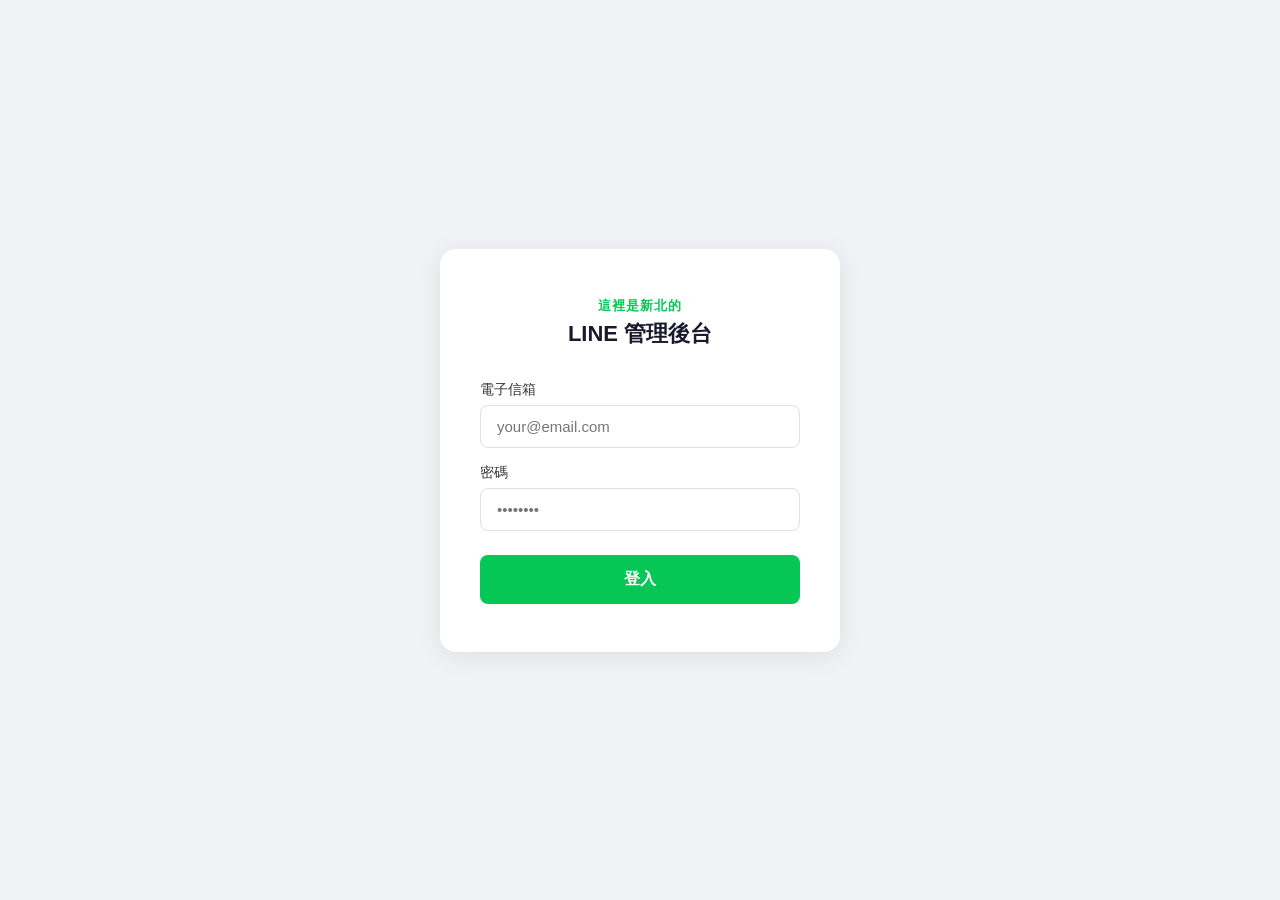
<file: index.html>
<!DOCTYPE html>
<html lang="zh-TW">
<head>
  <meta charset="UTF-8">
  <meta name="viewport" content="width=device-width, initial-scale=1.0">
  <title>新北 LINE 管理後台</title>
  <link rel="stylesheet" href="css/style.css">
  <link rel="icon" href="data:,">
</head>
<body>

<div class="toast" id="toast"></div>

<div id="global-loading" style="display:none;position:fixed;inset:0;background:rgba(0,0,0,0.3);z-index:9998;align-items:center;justify-content:center">
  <div style="background:white;border-radius:16px;padding:32px 40px;display:flex;flex-direction:column;align-items:center;gap:16px;box-shadow:0 8px 32px rgba(0,0,0,0.15)">
    <div style="width:40px;height:40px;border:4px solid #e0e0e0;border-top-color:#06C755;border-radius:50%;animation:spin 0.8s linear infinite"></div>
    <div style="color:#444;font-size:14px;font-weight:500">處理中，請稍候...</div>
  </div>
</div>

<!-- 登入頁 -->
<div id="loginPage">
  <div class="login-box">
    <div class="logo">
      <p>這裡是新北的</p>
      <h1>LINE 管理後台</h1>
    </div>
    <div class="form-group">
      <label>電子信箱</label>
      <input type="email" id="inputEmail" placeholder="your@email.com" onkeydown="if(event.key==='Enter') login()">
    </div>
    <div class="form-group">
      <label>密碼</label>
      <input type="password" id="inputPassword" placeholder="••••••••" onkeydown="if(event.key==='Enter') login()">
    </div>
    <button class="btn-login" id="btnLogin" onclick="login()">登入</button>
    <div class="error-msg" id="errorMsg"></div>
  </div>
</div>

<!-- 主介面 -->
<div id="mainPage" style="display:none">
  <div class="sidebar">
    <div class="sidebar-logo">
      <p style="color:#06C755;font-size:11px;font-weight:600;letter-spacing:1px;margin-bottom:4px">新北的</p>
      <h2>LINE 管理後台</h2>
      <p class="email" id="sidebarEmail"></p>
    </div>
    <div class="sidebar-menu" id="sidebarMenu"></div>
    <div class="sidebar-footer">
      <button class="btn-logout" onclick="logout()">登出</button>
    </div>
  </div>
  <div class="main-content" id="mainContent">
    <div class="loading">載入中...</div>
  </div>
</div>

<div id="global-modal"></div>

<script src="js/config.js"></script>
<script src="js/utils.js"></script>
<script src="js/utils/dom.js"></script>
<script src="js/api.js"></script>
<script src="js/pages/dashboard.js"></script>
<script src="js/pages/audience.js"></script>
<script src="js/pages/richmenu.js"></script>
<script src="js/pages/broadcast.js"></script>
<script src="js/pages/coupon.js"></script>
<script src="js/pages/userOverview.js"></script>  
<script src="js/pages/tagmanage.js"></script>
<script src="js/router.js"></script>
<script src="js/auth.js"></script>
</body>
</html>
</file>
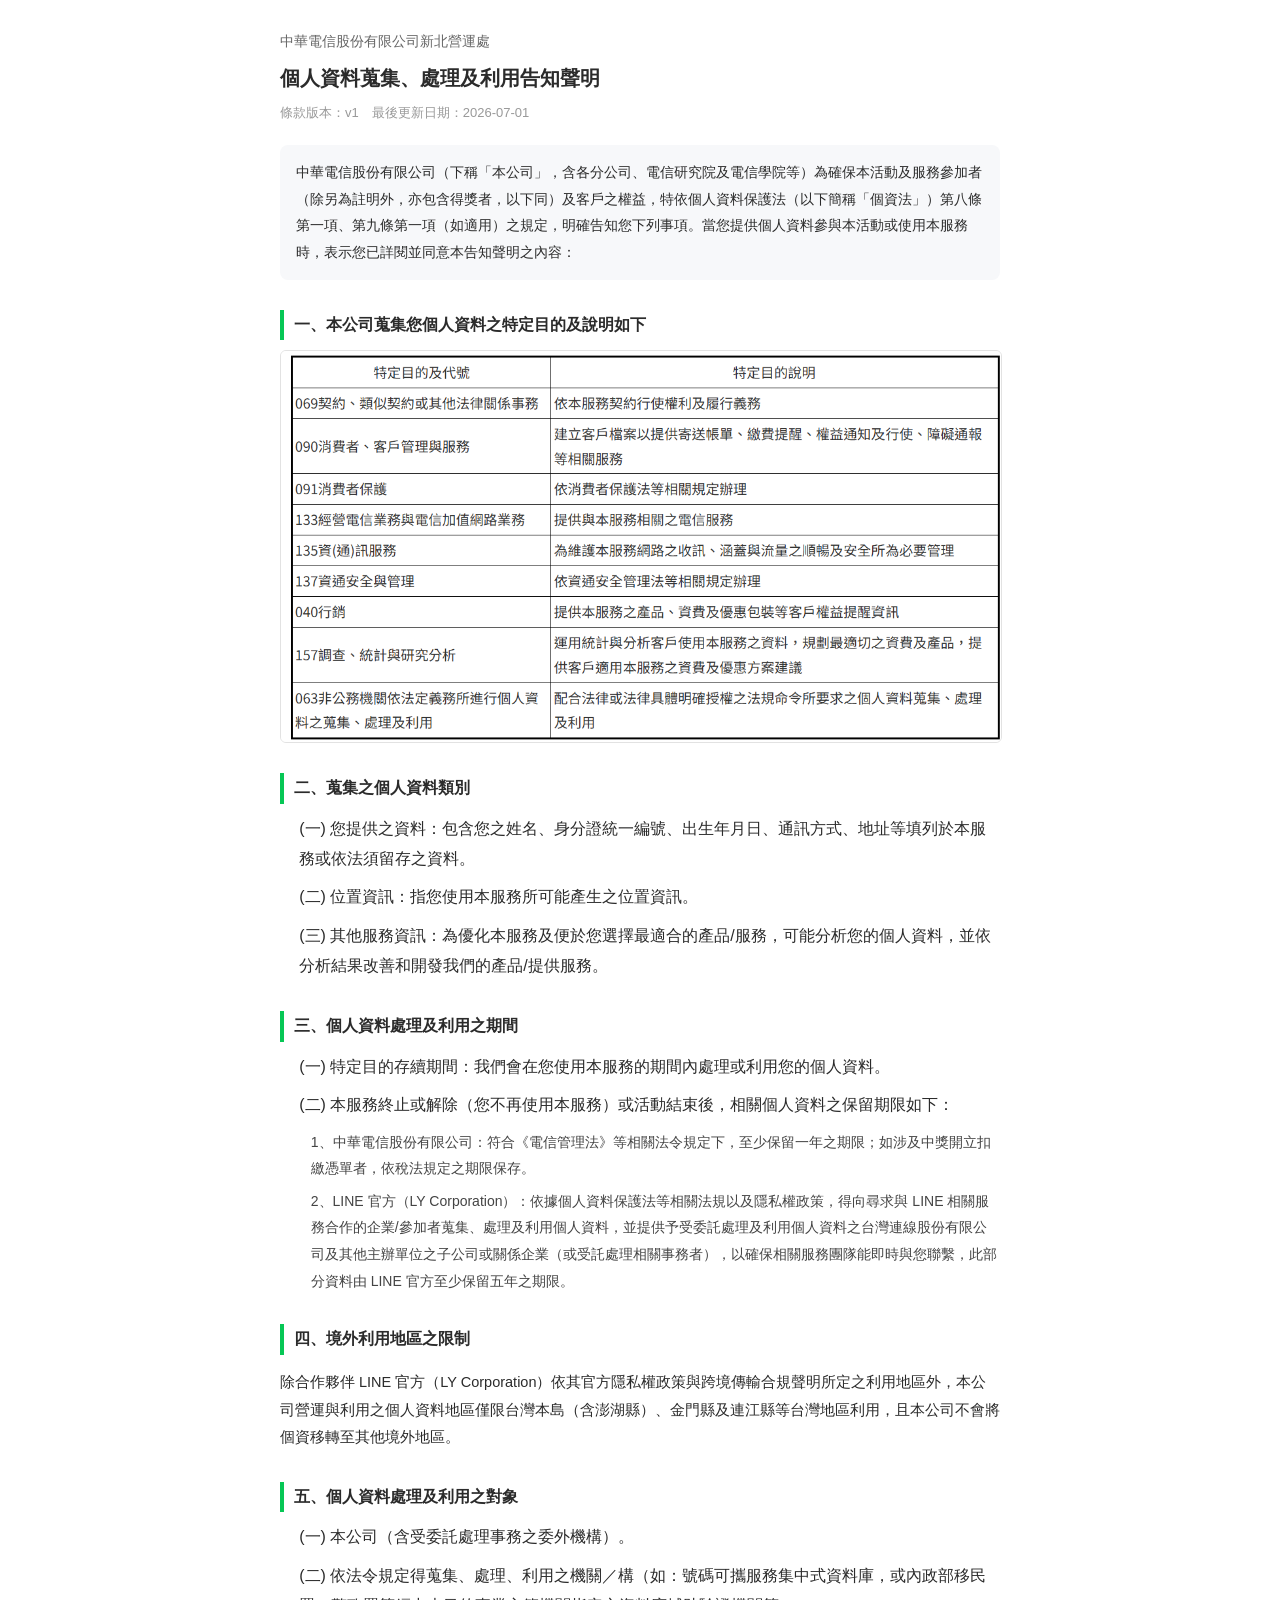
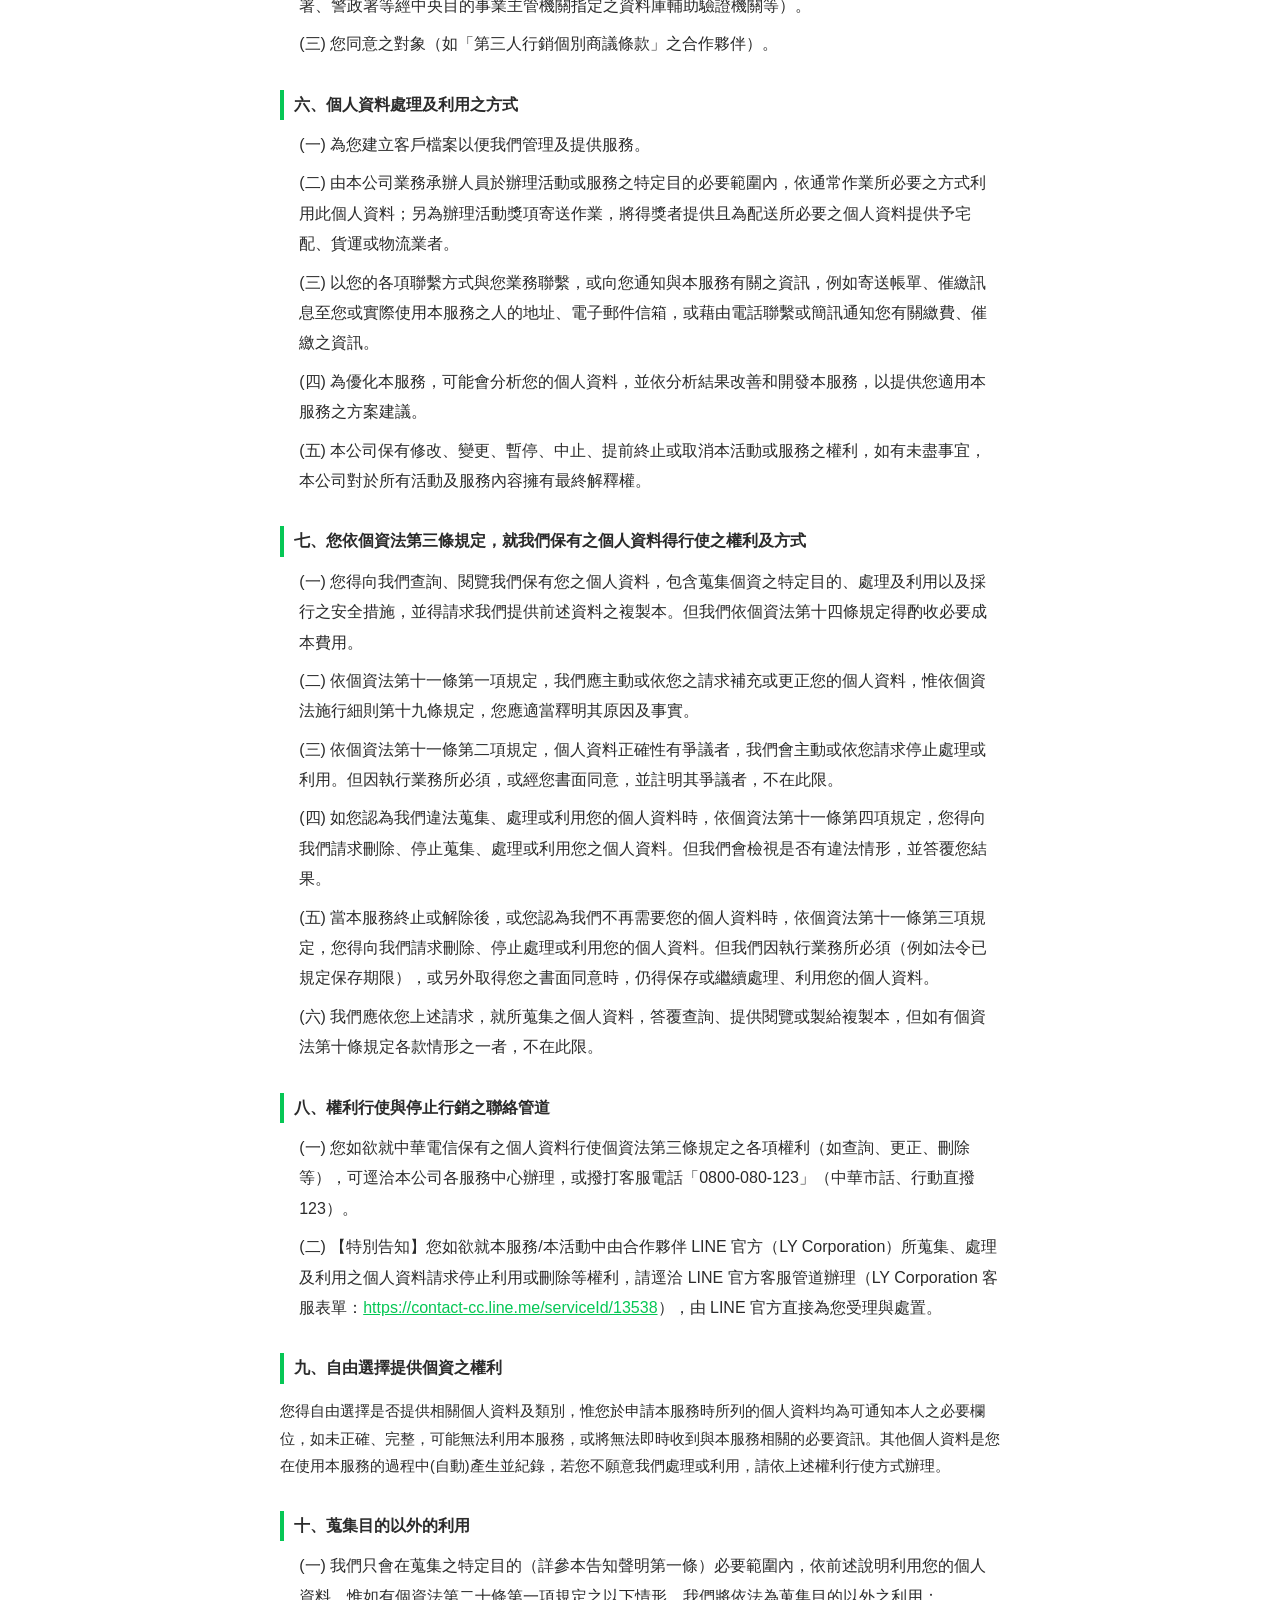
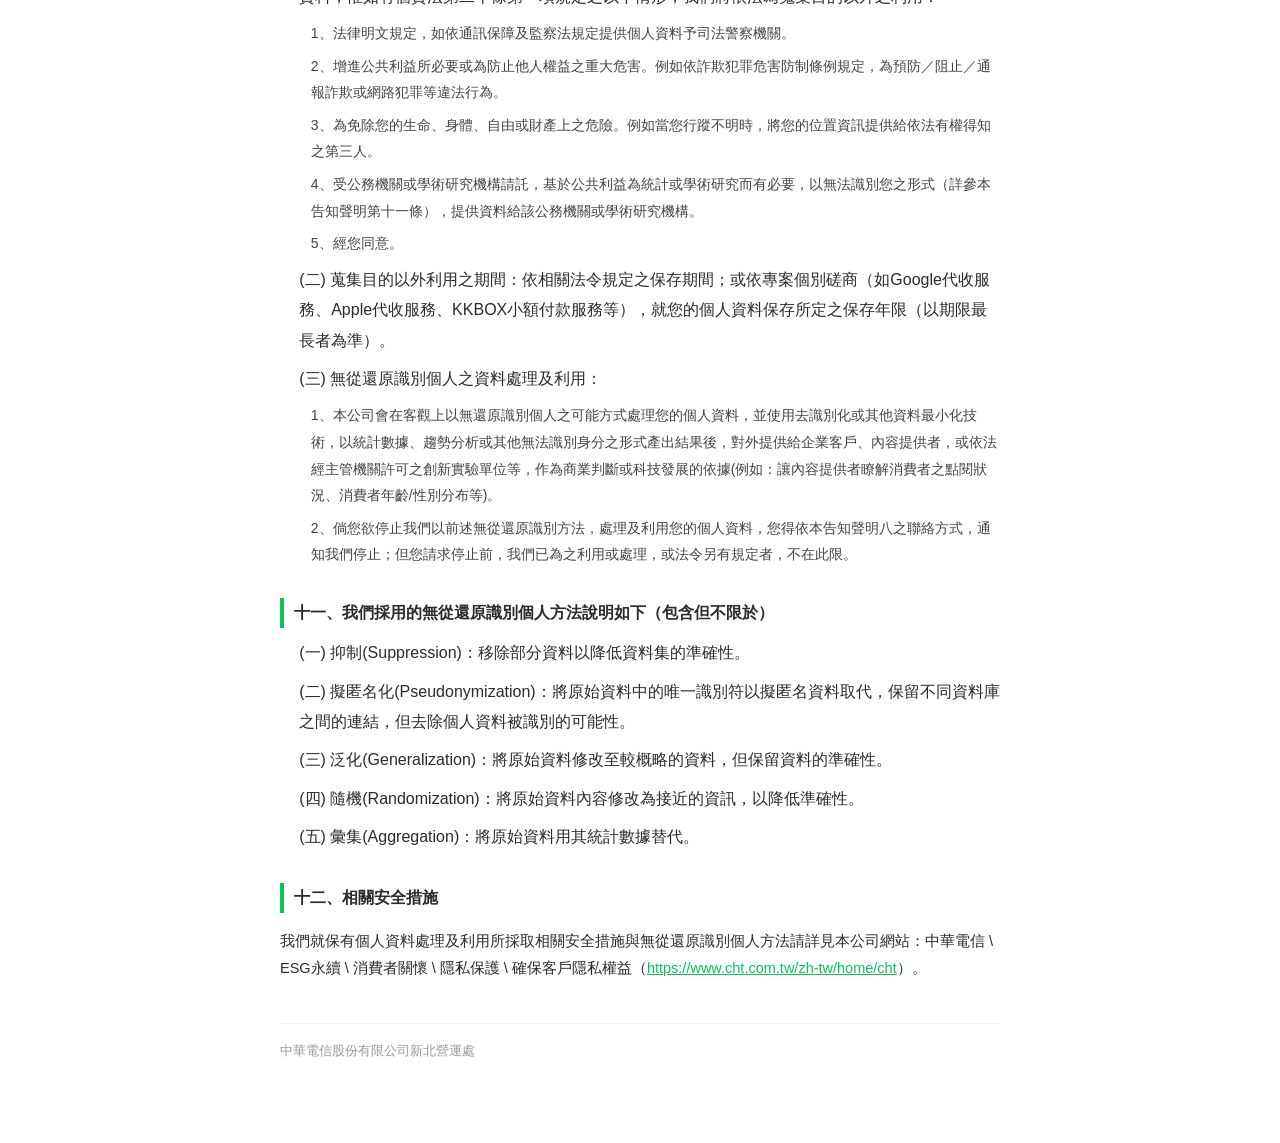
<file: privacy.html>
<!DOCTYPE html>
<html lang="zh-Hant">
<head>
<meta charset="UTF-8">
<meta name="viewport" content="width=device-width, initial-scale=1.0">
<title>個人資料蒐集、處理及利用告知聲明</title>
<style>
  body {
    font-family: -apple-system, BlinkMacSystemFont, "Segoe UI", "PingFang TC", "Microsoft JhengHei", sans-serif;
    max-width: 720px;
    margin: 0 auto;
    padding: 28px 20px 80px;
    line-height: 1.9;
    color: #2b2b2b;
    background: #fff;
  }
  .org {
    font-size: 14px;
    color: #666;
    margin-bottom: 4px;
  }
  h1 {
    font-size: 20px;
    margin: 0 0 4px;
  }
  .updated {
    color: #999;
    font-size: 13px;
    margin-bottom: 20px;
  }
  .intro {
    font-size: 14px;
    background: #f7f8fa;
    border-radius: 8px;
    padding: 14px 16px;
    margin-bottom: 28px;
  }
  h2 {
    font-size: 16px;
    margin-top: 30px;
    margin-bottom: 10px;
    border-left: 4px solid #06C755;
    padding-left: 10px;
  }
  p, li {
    font-size: 14.5px;
  }
  .sub {
    margin: 8px 0 8px 1.2em;
  }
  .sub-item {
    margin: 6px 0 6px 2.2em;
    font-size: 14px;
    color: #444;
  }
  .purpose-table {
    width: 100%;
    max-width: 100%;
    height: auto;
    border: 1px solid #e2e2e2;
    border-radius: 6px;
    margin: 10px 0 16px;
    display: block;
  }
  a {
    color: #06C755;
    word-break: break-all;
  }
  .footer-note {
    margin-top: 40px;
    padding-top: 16px;
    border-top: 1px solid #eee;
    font-size: 12.5px;
    color: #999;
  }
</style>
</head>
<body>

  <div class="org">中華電信股份有限公司新北營運處</div>
  <h1>個人資料蒐集、處理及利用告知聲明</h1>
  <div class="updated">條款版本：v1　最後更新日期：2026-07-01</div>

  <div class="intro">
    中華電信股份有限公司（下稱「本公司」，含各分公司、電信研究院及電信學院等）為確保本活動及服務參加者（除另為註明外，亦包含得獎者，以下同）及客戶之權益，特依個人資料保護法（以下簡稱「個資法」）第八條第一項、第九條第一項（如適用）之規定，明確告知您下列事項。當您提供個人資料參與本活動或使用本服務時，表示您已詳閱並同意本告知聲明之內容：
  </div>

  <h2>一、本公司蒐集您個人資料之特定目的及說明如下</h2>
  <img class="purpose-table" src="consent-purpose-table.png" alt="蒐集個人資料特定目的說明表">

  <h2>二、蒐集之個人資料類別</h2>
  <div class="sub">(一) 您提供之資料：包含您之姓名、身分證統一編號、出生年月日、通訊方式、地址等填列於本服務或依法須留存之資料。</div>
  <div class="sub">(二) 位置資訊：指您使用本服務所可能產生之位置資訊。</div>
  <div class="sub">(三) 其他服務資訊：為優化本服務及便於您選擇最適合的產品/服務，可能分析您的個人資料，並依分析結果改善和開發我們的產品/提供服務。</div>

  <h2>三、個人資料處理及利用之期間</h2>
  <div class="sub">(一) 特定目的存續期間：我們會在您使用本服務的期間內處理或利用您的個人資料。</div>
  <div class="sub">(二) 本服務終止或解除（您不再使用本服務）或活動結束後，相關個人資料之保留期限如下：</div>
  <div class="sub-item">1、中華電信股份有限公司：符合《電信管理法》等相關法令規定下，至少保留一年之期限；如涉及中獎開立扣繳憑單者，依稅法規定之期限保存。</div>
  <div class="sub-item">2、LINE 官方（LY Corporation）：依據個人資料保護法等相關法規以及隱私權政策，得向尋求與 LINE 相關服務合作的企業/參加者蒐集、處理及利用個人資料，並提供予受委託處理及利用個人資料之台灣連線股份有限公司及其他主辦單位之子公司或關係企業（或受託處理相關事務者），以確保相關服務團隊能即時與您聯繫，此部分資料由 LINE 官方至少保留五年之期限。</div>

  <h2>四、境外利用地區之限制</h2>
  <p>除合作夥伴 LINE 官方（LY Corporation）依其官方隱私權政策與跨境傳輸合規聲明所定之利用地區外，本公司營運與利用之個人資料地區僅限台灣本島（含澎湖縣）、金門縣及連江縣等台灣地區利用，且本公司不會將個資移轉至其他境外地區。</p>

  <h2>五、個人資料處理及利用之對象</h2>
  <div class="sub">(一) 本公司（含受委託處理事務之委外機構）。</div>
  <div class="sub">(二) 依法令規定得蒐集、處理、利用之機關／構（如：號碼可攜服務集中式資料庫，或內政部移民署、警政署等經中央目的事業主管機關指定之資料庫輔助驗證機關等）。</div>
  <div class="sub">(三) 您同意之對象（如「第三人行銷個別商議條款」之合作夥伴）。</div>

  <h2>六、個人資料處理及利用之方式</h2>
  <div class="sub">(一) 為您建立客戶檔案以便我們管理及提供服務。</div>
  <div class="sub">(二) 由本公司業務承辦人員於辦理活動或服務之特定目的必要範圍內，依通常作業所必要之方式利用此個人資料；另為辦理活動獎項寄送作業，將得獎者提供且為配送所必要之個人資料提供予宅配、貨運或物流業者。</div>
  <div class="sub">(三) 以您的各項聯繫方式與您業務聯繫，或向您通知與本服務有關之資訊，例如寄送帳單、催繳訊息至您或實際使用本服務之人的地址、電子郵件信箱，或藉由電話聯繫或簡訊通知您有關繳費、催繳之資訊。</div>
  <div class="sub">(四) 為優化本服務，可能會分析您的個人資料，並依分析結果改善和開發本服務，以提供您適用本服務之方案建議。</div>
  <div class="sub">(五) 本公司保有修改、變更、暫停、中止、提前終止或取消本活動或服務之權利，如有未盡事宜，本公司對於所有活動及服務內容擁有最終解釋權。</div>

  <h2>七、您依個資法第三條規定，就我們保有之個人資料得行使之權利及方式</h2>
  <div class="sub">(一) 您得向我們查詢、閱覽我們保有您之個人資料，包含蒐集個資之特定目的、處理及利用以及採行之安全措施，並得請求我們提供前述資料之複製本。但我們依個資法第十四條規定得酌收必要成本費用。</div>
  <div class="sub">(二) 依個資法第十一條第一項規定，我們應主動或依您之請求補充或更正您的個人資料，惟依個資法施行細則第十九條規定，您應適當釋明其原因及事實。</div>
  <div class="sub">(三) 依個資法第十一條第二項規定，個人資料正確性有爭議者，我們會主動或依您請求停止處理或利用。但因執行業務所必須，或經您書面同意，並註明其爭議者，不在此限。</div>
  <div class="sub">(四) 如您認為我們違法蒐集、處理或利用您的個人資料時，依個資法第十一條第四項規定，您得向我們請求刪除、停止蒐集、處理或利用您之個人資料。但我們會檢視是否有違法情形，並答覆您結果。</div>
  <div class="sub">(五) 當本服務終止或解除後，或您認為我們不再需要您的個人資料時，依個資法第十一條第三項規定，您得向我們請求刪除、停止處理或利用您的個人資料。但我們因執行業務所必須（例如法令已規定保存期限），或另外取得您之書面同意時，仍得保存或繼續處理、利用您的個人資料。</div>
  <div class="sub">(六) 我們應依您上述請求，就所蒐集之個人資料，答覆查詢、提供閱覽或製給複製本，但如有個資法第十條規定各款情形之一者，不在此限。</div>

  <h2>八、權利行使與停止行銷之聯絡管道</h2>
  <div class="sub">(一) 您如欲就中華電信保有之個人資料行使個資法第三條規定之各項權利（如查詢、更正、刪除等），可逕洽本公司各服務中心辦理，或撥打客服電話「0800-080-123」（中華市話、行動直撥123）。</div>
  <div class="sub">(二) 【特別告知】您如欲就本服務/本活動中由合作夥伴 LINE 官方（LY Corporation）所蒐集、處理及利用之個人資料請求停止利用或刪除等權利，請逕洽 LINE 官方客服管道辦理（LY Corporation 客服表單：<a href="https://contact-cc.line.me/serviceId/13538" target="_blank" rel="noopener">https://contact-cc.line.me/serviceId/13538</a>），由 LINE 官方直接為您受理與處置。</div>

  <h2>九、自由選擇提供個資之權利</h2>
  <p>您得自由選擇是否提供相關個人資料及類別，惟您於申請本服務時所列的個人資料均為可通知本人之必要欄位，如未正確、完整，可能無法利用本服務，或將無法即時收到與本服務相關的必要資訊。其他個人資料是您在使用本服務的過程中(自動)產生並紀錄，若您不願意我們處理或利用，請依上述權利行使方式辦理。</p>

  <h2>十、蒐集目的以外的利用</h2>
  <div class="sub">(一) 我們只會在蒐集之特定目的（詳參本告知聲明第一條）必要範圍內，依前述說明利用您的個人資料，惟如有個資法第二十條第一項規定之以下情形，我們將依法為蒐集目的以外之利用：</div>
  <div class="sub-item">1、法律明文規定，如依通訊保障及監察法規定提供個人資料予司法警察機關。</div>
  <div class="sub-item">2、增進公共利益所必要或為防止他人權益之重大危害。例如依詐欺犯罪危害防制條例規定，為預防／阻止／通報詐欺或網路犯罪等違法行為。</div>
  <div class="sub-item">3、為免除您的生命、身體、自由或財產上之危險。例如當您行蹤不明時，將您的位置資訊提供給依法有權得知之第三人。</div>
  <div class="sub-item">4、受公務機關或學術研究機構請託，基於公共利益為統計或學術研究而有必要，以無法識別您之形式（詳參本告知聲明第十一條），提供資料給該公務機關或學術研究機構。</div>
  <div class="sub-item">5、經您同意。</div>
  <div class="sub">(二) 蒐集目的以外利用之期間：依相關法令規定之保存期間；或依專案個別磋商（如Google代收服務、Apple代收服務、KKBOX小額付款服務等），就您的個人資料保存所定之保存年限（以期限最長者為準）。</div>
  <div class="sub">(三) 無從還原識別個人之資料處理及利用：</div>
  <div class="sub-item">1、本公司會在客觀上以無還原識別個人之可能方式處理您的個人資料，並使用去識別化或其他資料最小化技術，以統計數據、趨勢分析或其他無法識別身分之形式產出結果後，對外提供給企業客戶、內容提供者，或依法經主管機關許可之創新實驗單位等，作為商業判斷或科技發展的依據(例如：讓內容提供者瞭解消費者之點閱狀況、消費者年齡/性別分布等)。</div>
  <div class="sub-item">2、倘您欲停止我們以前述無從還原識別方法，處理及利用您的個人資料，您得依本告知聲明八之聯絡方式，通知我們停止；但您請求停止前，我們已為之利用或處理，或法令另有規定者，不在此限。</div>

  <h2>十一、我們採用的無從還原識別個人方法說明如下（包含但不限於）</h2>
  <div class="sub">(一) 抑制(Suppression)：移除部分資料以降低資料集的準確性。</div>
  <div class="sub">(二) 擬匿名化(Pseudonymization)：將原始資料中的唯一識別符以擬匿名資料取代，保留不同資料庫之間的連結，但去除個人資料被識別的可能性。</div>
  <div class="sub">(三) 泛化(Generalization)：將原始資料修改至較概略的資料，但保留資料的準確性。</div>
  <div class="sub">(四) 隨機(Randomization)：將原始資料內容修改為接近的資訊，以降低準確性。</div>
  <div class="sub">(五) 彙集(Aggregation)：將原始資料用其統計數據替代。</div>

  <h2>十二、相關安全措施</h2>
  <p>我們就保有個人資料處理及利用所採取相關安全措施與無從還原識別個人方法請詳見本公司網站：中華電信 \ ESG永續 \ 消費者關懷 \ 隱私保護 \ 確保客戶隱私權益（<a href="https://www.cht.com.tw/zh-tw/home/cht" target="_blank" rel="noopener">https://www.cht.com.tw/zh-tw/home/cht</a>）。</p>

  <div class="footer-note">
    中華電信股份有限公司新北營運處
  </div>

</body>
</html>
</file>
<file: css/style.css>
@keyframes spin { to { transform: rotate(360deg); } }

* { margin: 0; padding: 0; box-sizing: border-box; }

body {
  font-family: -apple-system, BlinkMacSystemFont, "Segoe UI", sans-serif;
  background: #f0f2f5;
  min-height: 100vh;
}

.toast {
  position: fixed; bottom: 32px; left: 50%;
  transform: translateX(-50%) translateY(20px);
  background: #333; color: white;
  padding: 12px 24px; border-radius: 8px;
  font-size: 14px; opacity: 0;
  transition: all 0.3s; z-index: 9999;
  pointer-events: none;
}
.toast.show { opacity: 1; transform: translateX(-50%) translateY(0); }
.toast-success { background: #06C755; }
.toast-error   { background: #e53e3e; }

#loginPage {
  min-height: 100vh; display: flex;
  align-items: center; justify-content: center;
  background: #f0f2f5;
}

.login-box {
  background: white; padding: 48px 40px;
  border-radius: 16px;
  box-shadow: 0 4px 24px rgba(0,0,0,0.08);
  width: 100%; max-width: 400px;
}

.logo { text-align: center; margin-bottom: 32px; }
.logo p  { font-size: 13px; color: #06C755; font-weight: 600; letter-spacing: 1px; }
.logo h1 { font-size: 22px; color: #1a1a2e; font-weight: 700; margin-top: 4px; }

.form-group { margin-bottom: 16px; }
.form-group label { display: block; font-size: 14px; color: #333; margin-bottom: 6px; font-weight: 500; }
.form-group input, .form-group textarea, .form-group select {
  width: 100%; padding: 12px 16px;
  border: 1.5px solid #e0e0e0; border-radius: 8px;
  font-size: 15px; outline: none;
  transition: border-color 0.2s; font-family: inherit;
}
.form-group input:focus { border-color: #06C755; }
.form-group textarea { height: 100px; resize: vertical; }

.btn-login {
  width: 100%; padding: 14px;
  background: #06C755; color: white;
  border: none; border-radius: 8px;
  font-size: 16px; font-weight: 600;
  cursor: pointer; margin-top: 8px;
  transition: background 0.2s;
}
.btn-login:hover    { background: #05a847; }
.btn-login:disabled { background: #aaa; cursor: not-allowed; }

.error-msg { color: #e53e3e; font-size: 13px; text-align: center; margin-top: 12px; display: none; }

.sidebar {
  position: fixed; left: 0; top: 0;
  width: 240px; height: 100vh;
  background: #1a1a2e; display: flex; flex-direction: column;
}
.sidebar-logo { padding: 24px; border-bottom: 1px solid rgba(255,255,255,0.1); }
.sidebar-logo h2 { color: #06C755; font-size: 16px; }
.sidebar-logo .email { color: #aaa; font-size: 12px; margin-top: 4px; }
.sidebar-menu { flex: 1; padding: 16px 0; overflow-y: auto; }
.menu-item {
  display: flex; align-items: center; gap: 12px;
  padding: 12px 24px; color: #ccc; cursor: pointer;
  transition: all 0.2s; font-size: 14px; user-select: none;
}
.menu-item:hover  { background: rgba(255,255,255,0.05); color: white; }
.menu-item.active { background: rgba(6,199,85,0.15); color: #06C755; }
.menu-icon { font-size: 18px; width: 24px; text-align: center; }
.sidebar-footer { padding: 16px 24px; border-top: 1px solid rgba(255,255,255,0.1); }
.btn-logout {
  width: 100%; padding: 10px;
  background: transparent; color: #aaa;
  border: 1px solid rgba(255,255,255,0.2);
  border-radius: 8px; cursor: pointer;
  font-size: 13px; transition: all 0.2s;
}
.btn-logout:hover { color: white; border-color: white; }

.main-content { margin-left: 240px; padding: 32px; min-height: 100vh; }
.page-title { font-size: 22px; font-weight: 700; color: #1a1a2e; margin-bottom: 24px; }

.card {
  background: white; border-radius: 12px;
  padding: 24px; box-shadow: 0 2px 8px rgba(0,0,0,0.06);
  margin-bottom: 20px;
}
.toolbar { margin-bottom: 16px; }

table { width: 100%; border-collapse: collapse; font-size: 14px; }
th { background: #f7f8fa; padding: 12px 16px; text-align: left; color: #666; font-weight: 600; border-bottom: 1px solid #eee; }
td { padding: 12px 16px; border-bottom: 1px solid #f0f0f0; color: #333; }
tr:hover td { background: #fafafa; }
.empty { text-align: center; color: #aaa; padding: 40px; }

.btn { padding: 8px 16px; border-radius: 6px; border: none; cursor: pointer; font-size: 13px; font-weight: 500; transition: all 0.2s; }
.btn-primary { background: #06C755; color: white; }
.btn-primary:hover { background: #05a847; }
.btn-danger  { background: #fff0f0; color: #e53e3e; }
.btn-danger:hover  { background: #ffe0e0; }
.btn-edit    { background: #fff8e6; color: #d97706; }
.btn-edit:hover { background: #fef3c7; }
.btn-sync    { background: #e8f4fd; color: #2b7bb9; }
.btn-sync:hover { background: #d1e9f7; }

.modal-overlay {
  display: none; position: fixed; inset: 0;
  background: rgba(0,0,0,0.4); z-index: 1000;
  align-items: center; justify-content: center;
}
.modal-overlay.show { display: flex; }
.modal { background: white; border-radius: 16px; padding: 32px; width: 480px; max-width: 90vw; }
.modal h3 { font-size: 18px; margin-bottom: 20px; color: #1a1a2e; }
.modal-footer { display: flex; gap: 8px; justify-content: flex-end; margin-top: 16px; }
.btn-cancel { padding: 10px 20px; background: #f0f0f0; color: #666; border: none; border-radius: 8px; cursor: pointer; font-size: 14px; }
.btn-cancel:hover { background: #e0e0e0; }

.loading { text-align: center; padding: 40px; color: #aaa; }
.form-row { display: flex; gap: 12px; }
.form-group.half { flex: 1; }

/* ===== 標籤管理頁面 (tagmanage.js) 專用，非重複樣式 ===== */

.tag-manage-layout {
  display: flex;
  gap: 24px;
  margin-top: 16px;
  align-items: flex-start;
}

.tag-manage-col {
  flex: 1;
  min-width: 0;
  background: white;
  border-radius: 12px;
  padding: 24px;
  box-shadow: 0 2px 8px rgba(0,0,0,0.06);
}

.input-search,
.input-full {
  width: 100%;
  box-sizing: border-box;
  padding: 10px 14px;
  border: 1.5px solid #e0e0e0;
  border-radius: 8px;
  font-size: 14px;
  margin-bottom: 12px;
  font-family: inherit;
  outline: none;
  transition: border-color 0.2s;
}

.input-search:focus,
.input-full:focus {
  border-color: #06C755;
}

.tag-row-selected {
  background: #e8f8ee !important;
}

.badge {
  display: inline-block;
  padding: 2px 10px;
  border-radius: 999px;
  font-size: 12px;
  font-weight: 600;
}

.badge-green {
  background: #e6f7ec;
  color: #06C755;
}

.badge-gray {
  background: #f0f0f0;
  color: #888;
}

.btn-icon {
  background: none;
  border: none;
  cursor: pointer;
  font-size: 16px;
  padding: 2px 6px;
  border-radius: 6px;
}

.btn-icon:hover {
  background: #f0f0f0;
}

.tag-users-panel {
  margin-top: 16px;
  padding-top: 16px;
  border-top: 1px solid #eee;
}

.tag-users-panel h4 {
  margin: 0 0 8px 0;
  font-size: 15px;
  color: #1a1a2e;
}

.user-search-list {
  list-style: none;
  margin: 0;
  padding: 0;
  max-height: 300px;
  overflow-y: auto;
}

.user-search-list li {
  padding: 8px 10px;
  border-radius: 8px;
  cursor: pointer;
  font-size: 14px;
}

.user-search-list li:hover {
  background: #f0f9f3;
}

.user-id-hint {
  color: #999;
  font-size: 12px;
  margin-left: 6px;
}

.user-tag-detail-box {
  margin-top: 16px;
  padding: 16px;
  background: #f7f8fa;
  border-radius: 10px;
}

.user-tag-detail-box h4 {
  margin: 0 0 4px 0;
  color: #1a1a2e;
}

.tag-chips {
  display: flex;
  flex-wrap: wrap;
  gap: 8px;
  margin: 12px 0;
}

.tag-chip {
  display: inline-flex;
  align-items: center;
  gap: 6px;
  background: #e6f7ec;
  color: #06C755;
  padding: 4px 10px;
  border-radius: 999px;
  font-size: 13px;
}

.tag-chip a {
  color: #06C755;
  font-weight: bold;
  text-decoration: none;
  cursor: pointer;
}

.tag-chip a:hover {
  color: #e53e3e;
}

.add-tag-row {
  display: flex;
  gap: 8px;
  margin-top: 12px;
}

.add-tag-row select {
  flex: 1;
  padding: 10px 14px;
  border: 1.5px solid #e0e0e0;
  border-radius: 8px;
  font-size: 14px;
}

.add-tag-row button {
  white-space: nowrap;
}

@media (max-width: 768px) {
  .tag-manage-layout { flex-direction: column; }
}


/* ── 推播頁面 ── */
.broadcast-layout {
  display: grid;
  grid-template-columns: 300px 1fr;
  gap: 20px;
  align-items: start;
}

/* 受眾清單 */
.bc-audience-list {
  max-height: 480px;
  overflow-y: auto;
  margin-top: 10px;
}
.bc-audience-item {
  padding: 10px 14px;
  border-radius: 8px;
  cursor: pointer;
  border: 2px solid transparent;
  transition: all .15s;
  margin-bottom: 6px;
  background: var(--bg-secondary);
}
.bc-audience-item:hover  { border-color: var(--primary); }
.bc-audience-item.selected { border-color: var(--primary); background: var(--primary-light); }
.bc-aud-name  { font-weight: 600; font-size: 14px; }
.bc-aud-meta  { display:flex; align-items:center; gap:8px; margin-top:4px; font-size:12px; }
.bc-aud-count { color: var(--text-muted); }

/* 訊息區塊 */
.bc-msg-block {
  border: 1px solid var(--border);
  border-radius: 8px;
  margin-bottom: 12px;
  overflow: hidden;
}
.bc-msg-header {
  display: flex;
  align-items: center;
  gap: 8px;
  padding: 8px 12px;
  background: var(--bg-secondary);
  border-bottom: 1px solid var(--border);
}
.bc-msg-index    { font-weight: 600; font-size: 13px; flex: 1; }
.bc-msg-type-tabs { display: flex; gap: 4px; }
.type-tab {
  padding: 3px 10px;
  border-radius: 4px;
  border: 1px solid var(--border);
  background: transparent;
  font-size: 12px;
  cursor: pointer;
  color: var(--text-secondary);
}
.type-tab.active {
  background: var(--primary);
  color: #fff;
  border-color: var(--primary);
}
.bc-msg-remove {
  background: none; border: none;
  color: var(--text-muted);
  cursor: pointer; font-size: 14px; padding: 2px 6px;
}
.bc-msg-remove:hover { color: var(--danger); }
.bc-msg-body    { padding: 12px; }
.bc-textarea    { width: 100%; resize: vertical; font-size: 14px; padding: 8px; border-radius: 6px; border: 1px solid var(--border); box-sizing: border-box; }
.bc-textarea-mono { font-family: monospace; font-size: 12px; }
.bc-input-group { margin-bottom: 10px; }
.bc-input-group label { display: block; font-size: 12px; color: var(--text-muted); margin-bottom: 4px; }
.bc-input { width: 100%; padding: 6px 10px; border-radius: 6px; border: 1px solid var(--border); font-size: 14px; box-sizing: border-box; }
.flex-hint  { font-size: 11px; color: var(--text-muted); margin-top: 4px; }

/* 目標資訊 + 發送按鈕 */
.bc-target-info {
  padding: 10px 14px;
  border-radius: 8px;
  background: var(--bg-secondary);
  font-size: 13px;
  color: var(--text-muted);
  margin: 16px 0 12px;
}
.bc-target-info.selected { background: var(--primary-light); color: var(--text-primary); }
.target-label  { color: var(--text-muted); }
.target-count  { margin-left: 6px; color: var(--text-secondary); }
.btn-block     { width: 100%; padding: 12px; font-size: 15px; }

/* 紀錄表 */
.card-header-row {
  display: flex; align-items: center;
  justify-content: space-between; margin-bottom: 14px;
}
.text-success { color: var(--success); }
.text-danger  { color: var(--danger); }

@media (max-width: 768px) {
  .broadcast-layout { grid-template-columns: 1fr; }
  .bc-audience-list  { max-height: 260px; }
}
</file>
